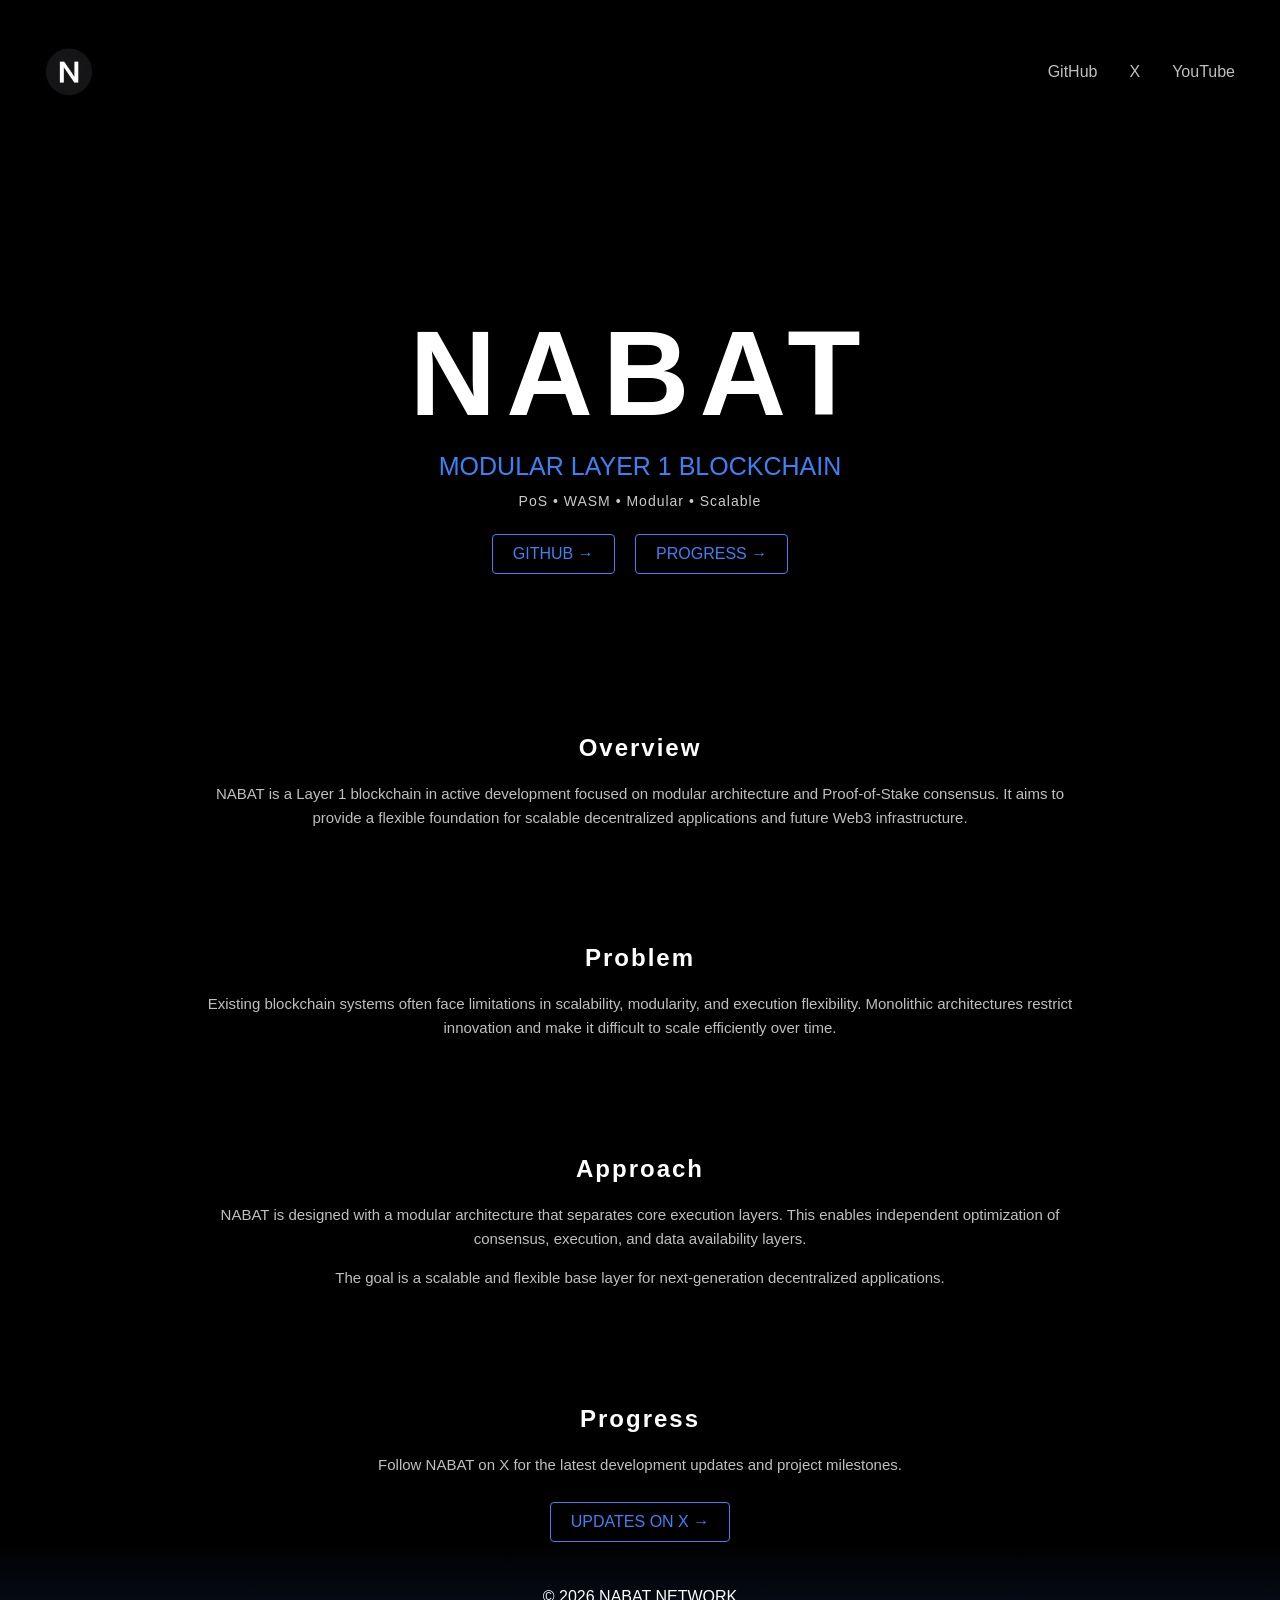
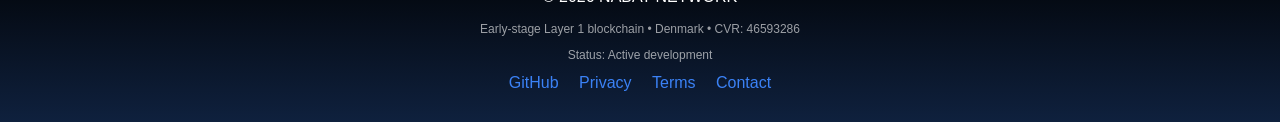
<file: index.html>
<!DOCTYPE html>
<html lang="en">

<head>
  <meta charset="UTF-8">
  <meta name="viewport" content="width=device-width, initial-scale=1.0">

  <meta name="description" content="NABAT is a modular Layer 1 blockchain focused on scalable Proof-of-Stake infrastructure for decentralized applications">

  <meta property="og:title" content="NABAT - Layer 1 Blockchain">
  <meta property="og:description" content="A modular Proof-of-Stake Layer 1 blockchain designed for scalable Web3 infrastructure">
  <meta property="og:image" content="https://nabat.network/images/og-image.webp">
  <meta property="og:type" content="website">
  <meta property="og:url" content="https://nabat.network">
  <meta property="og:site_name" content="NABAT">

  <meta name="theme-color" content="#000000">
  <meta name="apple-mobile-web-app-title" content="Nabat" />

  <link rel="icon" type="image/png" href="/favicon/favicon-96x96.png" sizes="96x96" />
  <link rel="icon" type="image/svg+xml" href="/favicon/favicon.svg" />
  <link rel="shortcut icon" href="/favicon/favicon.ico" />
  <link rel="apple-touch-icon" sizes="180x180" href="/favicon/apple-touch-icon.png" />
  <link rel="manifest" href="/favicon/site.webmanifest" />

  <link rel="stylesheet" href="css/style.css">
  <script src="js/script.js" defer></script>

  <title>NABAT - Modular Layer 1 Blockchain</title>
</head>

<body>

<header>
  <nav>
    <a href="/" class="logo">
      <img src="images/logo.png" alt="NABAT logo" class="logo-img">
    </a>

    <div class="nav-links">
      <a href="https://github.com/nabat-technologies/" target="_blank" rel="noopener noreferrer">GitHub</a>
      <a href="https://x.com/nabatchain" target="_blank" rel="noopener noreferrer">X</a>
      <a href="https://youtube.com/@nabat-network" target="_blank" rel="noopener noreferrer">YouTube</a>
    </div>
  </nav>
</header>

<main>

  <section class="hero">
    <h1>NABAT</h1>

    <p>MODULAR LAYER 1 BLOCKCHAIN</p>

    <div class="tag">
      PoS • WASM • Modular • Scalable
    </div>

    <div class="hero-links">
      <a href="https://github.com/nabat-technologies/" target="_blank" rel="noopener noreferrer">GITHUB →</a>
      <a href="#progress">PROGRESS →</a>
    </div>
  </section>

  <section class="section">
    <h2>Overview</h2>
    <p>
      NABAT is a Layer 1 blockchain in active development focused on modular architecture and Proof-of-Stake consensus.
      It aims to provide a flexible foundation for scalable decentralized applications and future Web3 infrastructure.
    </p>
  </section>

  <section class="section">
    <h2>Problem</h2>
    <p>
      Existing blockchain systems often face limitations in scalability, modularity, and execution flexibility.
      Monolithic architectures restrict innovation and make it difficult to scale efficiently over time.
    </p>
  </section>

  <section class="section">
    <h2>Approach</h2>
    <p>
      NABAT is designed with a modular architecture that separates core execution layers.
      This enables independent optimization of consensus, execution, and data availability layers.
    </p>

    <p class="muted">
      The goal is a scalable and flexible base layer for next-generation decentralized applications.
    </p>
  </section>

</main>

<section class="section" id="progress">
  <h2>Progress</h2>

  <p>
    Follow NABAT on X for the latest development updates and project milestones.
  </p>

  <div class="hero-links">
    <a href="https://x.com/nabatchain"
       target="_blank"
       rel="noopener noreferrer">
      UPDATES ON X →
    </a>
  </div>
</section>

<footer class="footer">

  <p>© 2026 NABAT NETWORK</p>

  <p class="footer-meta">
    Early-stage Layer 1 blockchain • Denmark • CVR: 46593286
  </p>

  <p class="footer-meta">
    Status: Active development
  </p>

  <div class="footer-links">
    <a href="https://github.com/nabat-technologies/" target="_blank" rel="noopener noreferrer">GitHub</a>
    <a href="/privacy.html">Privacy</a>
    <a href="/terms.html">Terms</a>
    <a href="mailto:contact@nabat.network" target="_blank" rel="noopener noreferrer">Contact</a>
  </div>

</footer>

</body>

</html>
</file>
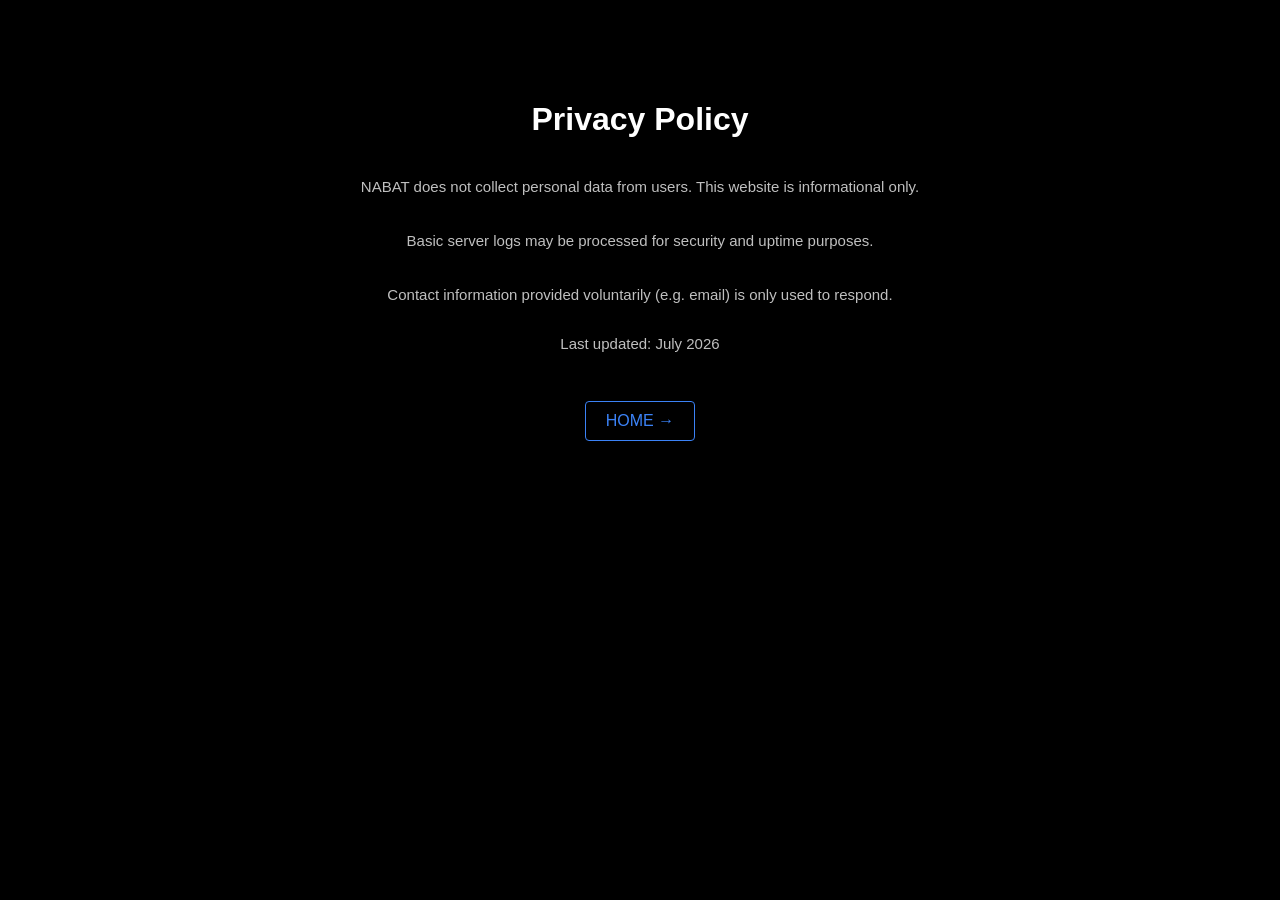
<file: privacy.html>
<!DOCTYPE html>
<html lang="en">
<head>
<meta charset="UTF-8">
<meta name="viewport" content="width=device-width, initial-scale=1.0">
<title>Privacy Policy - NABAT</title>
<link rel="stylesheet" href="css/style.css">
</head>

<body>

<main class="section">

<h1>Privacy Policy</h1>

<p>
NABAT does not collect personal data from users.
This website is informational only.
</p>

<p>
Basic server logs may be processed for security and uptime purposes.
</p>

<p>
Contact information provided voluntarily (e.g. email) is only used to respond.
</p>

<p class="muted">
Last updated: July 2026
</p>

<a href="/" class="back-button">HOME →</a>

</main>

</body>
</html>
</file>
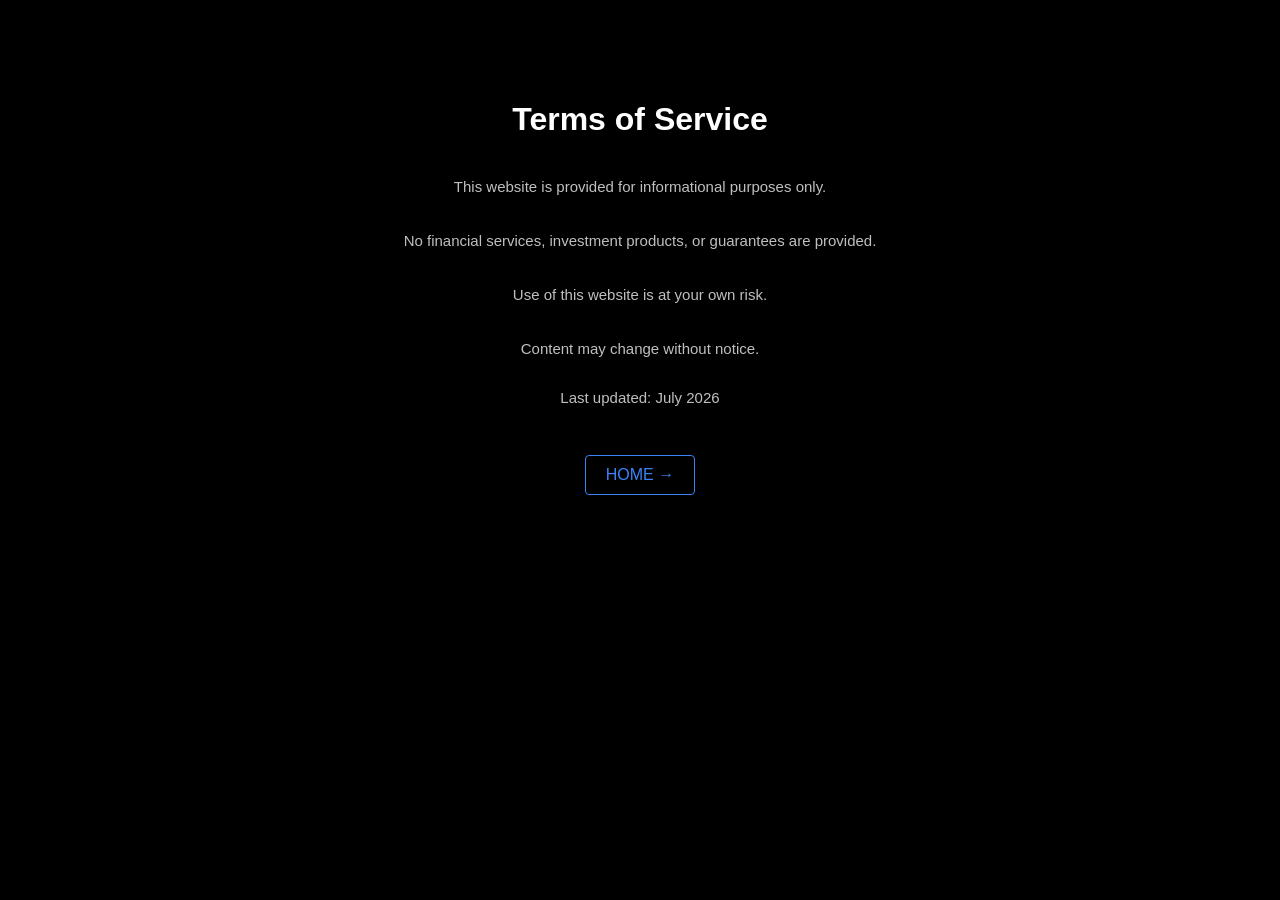
<file: terms.html>
<!DOCTYPE html>
<html lang="en">
<head>
<meta charset="UTF-8">
<meta name="viewport" content="width=device-width, initial-scale=1.0">
<title>Terms of Service - NABAT</title>
<link rel="stylesheet" href="css/style.css">
</head>

<body>

<main class="section">

<h1>Terms of Service</h1>

<p>
This website is provided for informational purposes only.
</p>

<p>
No financial services, investment products, or guarantees are provided.
</p>

<p>
Use of this website is at your own risk.
</p>

<p>
Content may change without notice.
</p>

<p class="muted">
Last updated: July 2026
</p>

<a href="/" class="back-button">HOME →</a>

</main>

</body>
</html>
</file>
<file: css/style.css>
/* ==========================
   GLOBAL
========================== */

body {
  margin: 0;
  min-height: 100vh;
  display: flex;
  flex-direction: column;
  background: #000;
  color: #fff;
  font-family: Arial, sans-serif;
}

main {
  flex: 1;
  display: flex;
  flex-direction: column;
  align-items: center;
}

/* ==========================
   HEADER
========================== */

header {
  padding: 24px 5px;
}

nav {
  display: flex;
  justify-content: space-between;
  align-items: center;
  padding: 24px 40px;
}

.logo-img {
  height: 48px;
  width: auto;
  display: block;
}

.nav-links {
  display: flex;
  gap: 32px;
}

.nav-links a {
  color: white;
  text-decoration: none;
  opacity: 0.75;
  transition: 0.25s;
}

.nav-links a:hover {
  opacity: 1;
  color: #3B82F6;
}

/* ==========================
   HERO
========================== */

.hero {
  text-align: center;
  padding: 60px 20px;
}

.hero h1 {
  font-size: clamp(64px, 12vw, 120px);
  letter-spacing: 10px;
  font-weight: 700;
  margin-bottom: 10px;
}

.hero p {
  font-size: clamp(20px, 6vw, 25px);
  color: #3B82F6;
  margin: 0 0 12px;
}

.tag {
  font-size: 14px;
  opacity: 0.8;
  letter-spacing: 1px;
}

.hero-links {
  margin-top: 25px;
}

.hero-links a {
  display: inline-block;
  margin: 0 8px;
  padding: 10px 20px;
  border: 1px solid #3B82F6;
  border-radius: 4px;
  color: #3B82F6;
  text-decoration: none;
  transition: 0.25s;
}

.hero-links a:hover {
  background: #3B82F6;
  color: #000;
  transform: translateY(-2px);
}

/* ==========================
   CONTENT SECTIONS
========================== */

.section {
  max-width: 900px;
  margin: 80px auto 0;
  padding: 0 20px;
  text-align: center;
}

.section h2 {
  letter-spacing: 2px;
  margin-bottom: 20px;
}

.section p {
  opacity: 0.75;
  line-height: 1.6;
  font-size: 15px;
}

.muted {
  opacity: 0.65;
  font-size: 14px;
  margin-top: 10px;
}

/* ==========================
   FOOTER
========================== */

.footer {
  padding: 30px 20px;
  text-align: center;
  background: linear-gradient(
    transparent,
    rgba(59, 130, 246, 0.25)
  );
}

.footer-meta {
  opacity: 0.6;
  font-size: 12px;
}

.footer-links {
  margin-top: 10px;
}

.footer-links a {
  margin: 0 8px;
  color: #3B82F6;
  text-decoration: none;
  transition: 0.25s;
}

.footer-links a:hover {
  color: white;
}

/* ==========================
   BACK BUTTON
========================== */

.back-button {
  display: inline-block;
  margin-top: 30px;
  padding: 10px 20px;
  border: 1px solid #3B82F6;
  border-radius: 4px;
  color: #3B82F6;
  text-decoration: none;
  transition: 0.25s;
}

.back-button:hover {
  background: #3B82F6;
  color: #000;
  transform: translateY(-2px);
}
</file>
